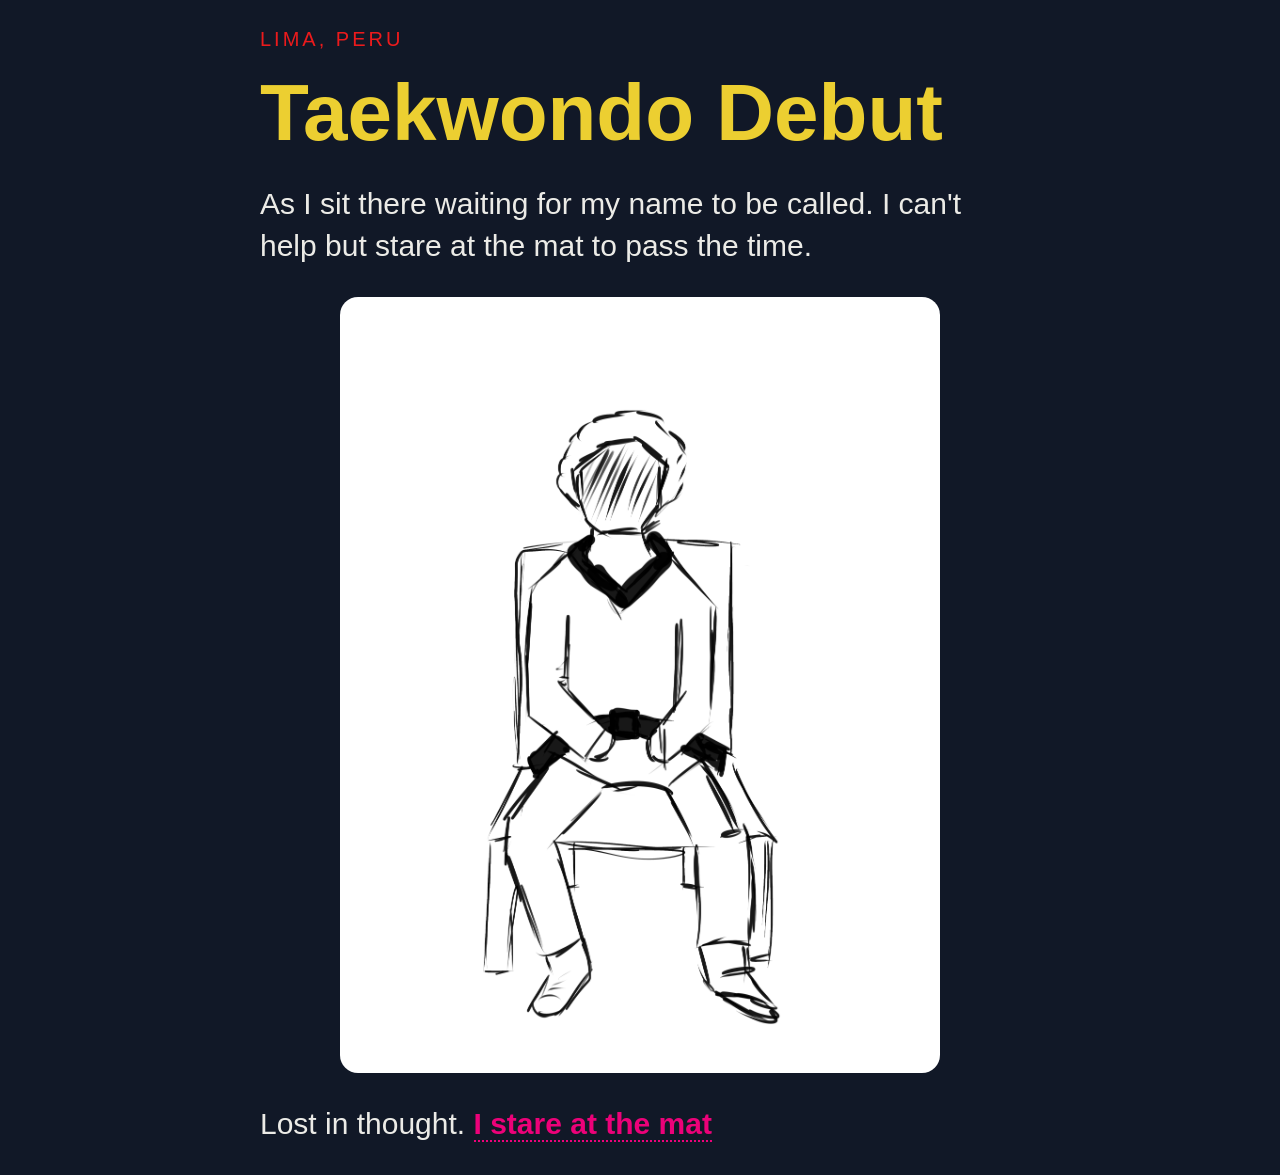
<file: index.html>
<!doctype html>
<html lang="en">
<head>
	<meta charset="utf-8">
	<title>Taekwondo Debut</title>
	<link rel="stylesheet" href="./assets/css/styles.css">
</head>
<body class="homepage">
<div class="scene">
	<p class="place"> Lima, Peru</p>
	<h1>Taekwondo Debut</h1>
	<p>
		As I sit there waiting for my name to be called.
		I can't help but stare at the mat to pass the time.
	</p>
	<img src="assets/img/sitting.PNG" alt="man looking down the mat">
	
	<p>Lost in thought. <a href="page-2.html">I stare at the mat</a></p>

<div>
	<script src="./assets/js/main.js"></script>
</body>
</html>
</file>
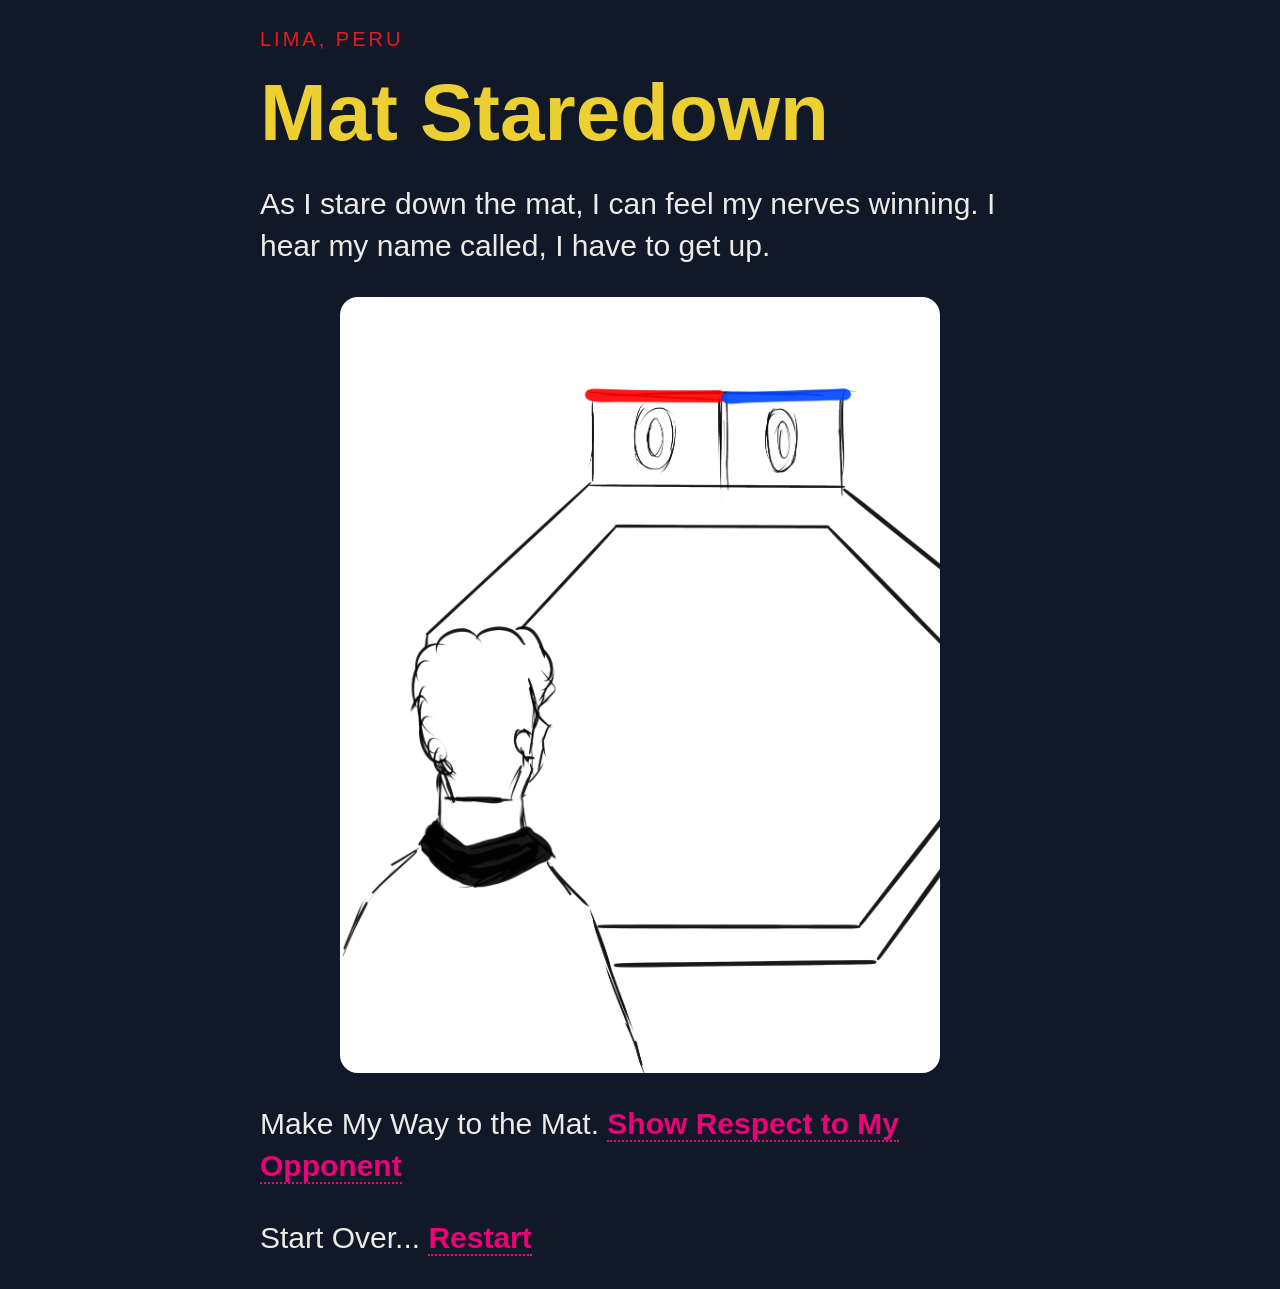
<file: page-2.html>
<!doctype html>
<html lang="en">
<head>
	<meta charset="utf-8">
	<title>Taekwondo Debut - Mat Staredown</title>
	<link rel="stylesheet" href="./assets/css/styles.css">
</head>
<body class="matpage">
<div class="scene">
	<p class="place"> Lima, Peru</p>
	<h1>Mat Staredown</h1>
	<p>
		As I stare down the mat, I can feel my nerves winning.
		I hear my name called, I have to get up.
	</p>
	<img src="assets/img/lookinig in mat.PNG" alt="man looking down the mat">
	
	<p>Make My Way to the Mat. <a href="page-3.html">Show Respect to My Opponent</a></p>
	<p> Start Over... <a href="index.html">Restart</a> </p>

<div>
	<script src="./assets/js/main.js"></script>
</body>
</html>
</file>
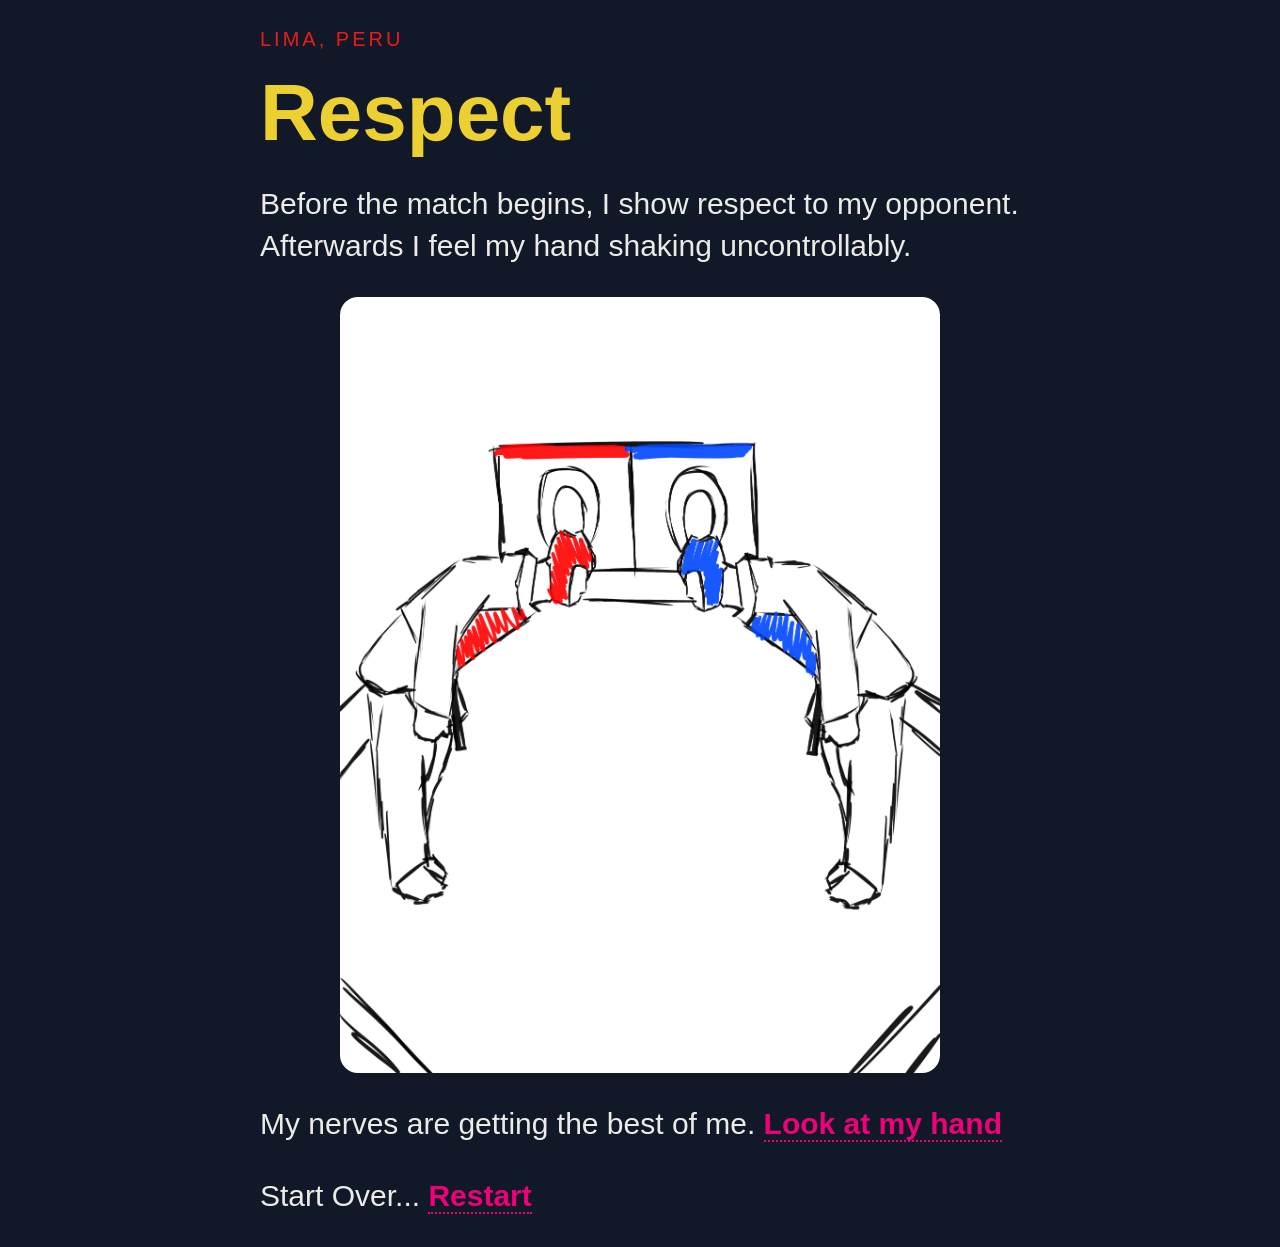
<file: page-3.html>
<!doctype html>
<html lang="en">
<head>
	<meta charset="utf-8">
	<title>Taekwondo Debut - Showing Respect</title>
	<link rel="stylesheet" href="./assets/css/styles.css">
</head>
<body class="bowpage">
<div class="scene">
	<p class="place"> Lima, Peru</p>
	<h1>Respect</h1>
	<p>
		Before the match begins, I show respect to my opponent.
		Afterwards I feel my hand shaking uncontrollably.
	</p>
	<img src="assets/img/bowing.PNG" alt="man looking down the mat">
	
	<p>My nerves are getting the best of me. <a href="page-4.html">Look at my hand</a></p>
	<p> Start Over... <a href="index.html">Restart</a> </p>

<div>
	<script src="./assets/js/main.js"></script>
</body>
</html>
</file>
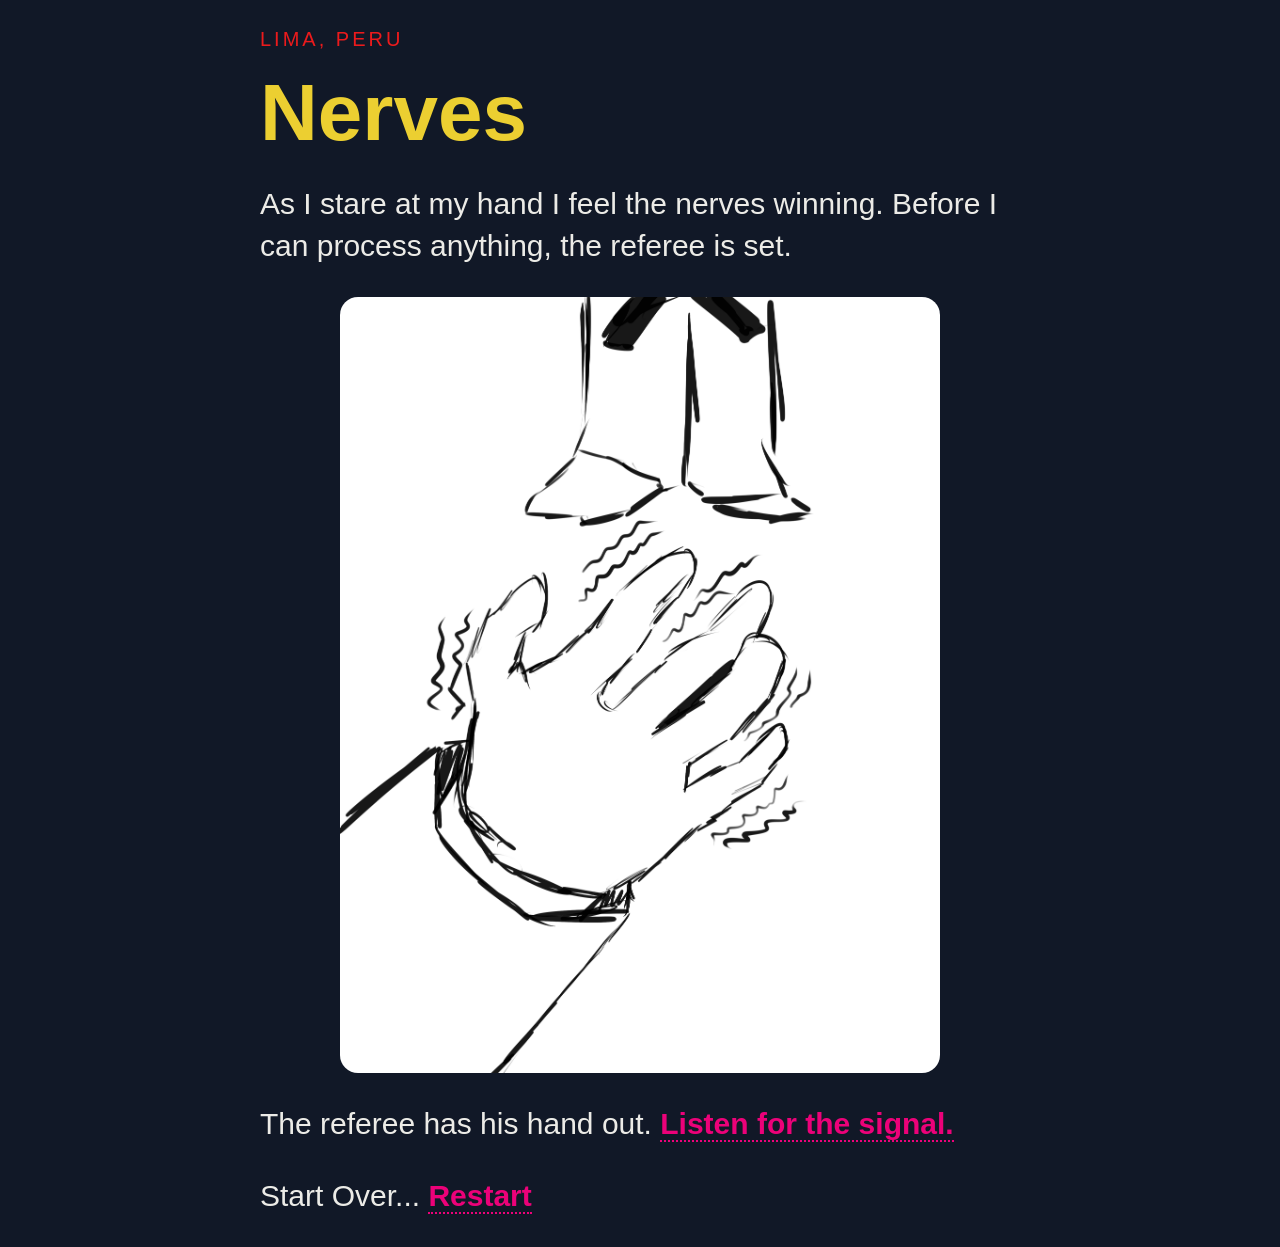
<file: page-4.html>
<!doctype html>
<html lang="en">
<head>
	<meta charset="utf-8">
	<title>Taekwondo Debut - Nerves</title>
	<link rel="stylesheet" href="./assets/css/styles.css">
</head>
<body class="nervespage">
<div class="scene">
	<p class="place"> Lima, Peru</p>
	<h1>Nerves</h1>
	<p>
		As I stare at my hand I feel the nerves winning. 
		Before I can process anything, the referee is set.
	</p>
	<img src="assets/img/hand shaking.PNG" alt="man looking down the mat">
	
	<p>The referee has his hand out. <a href="page-5.html">Listen for the signal.</a></p>
	<p> Start Over... <a href="index.html">Restart</a> </p>

<div>
	<script src="./assets/js/main.js"></script>
</body>
</html>
</file>
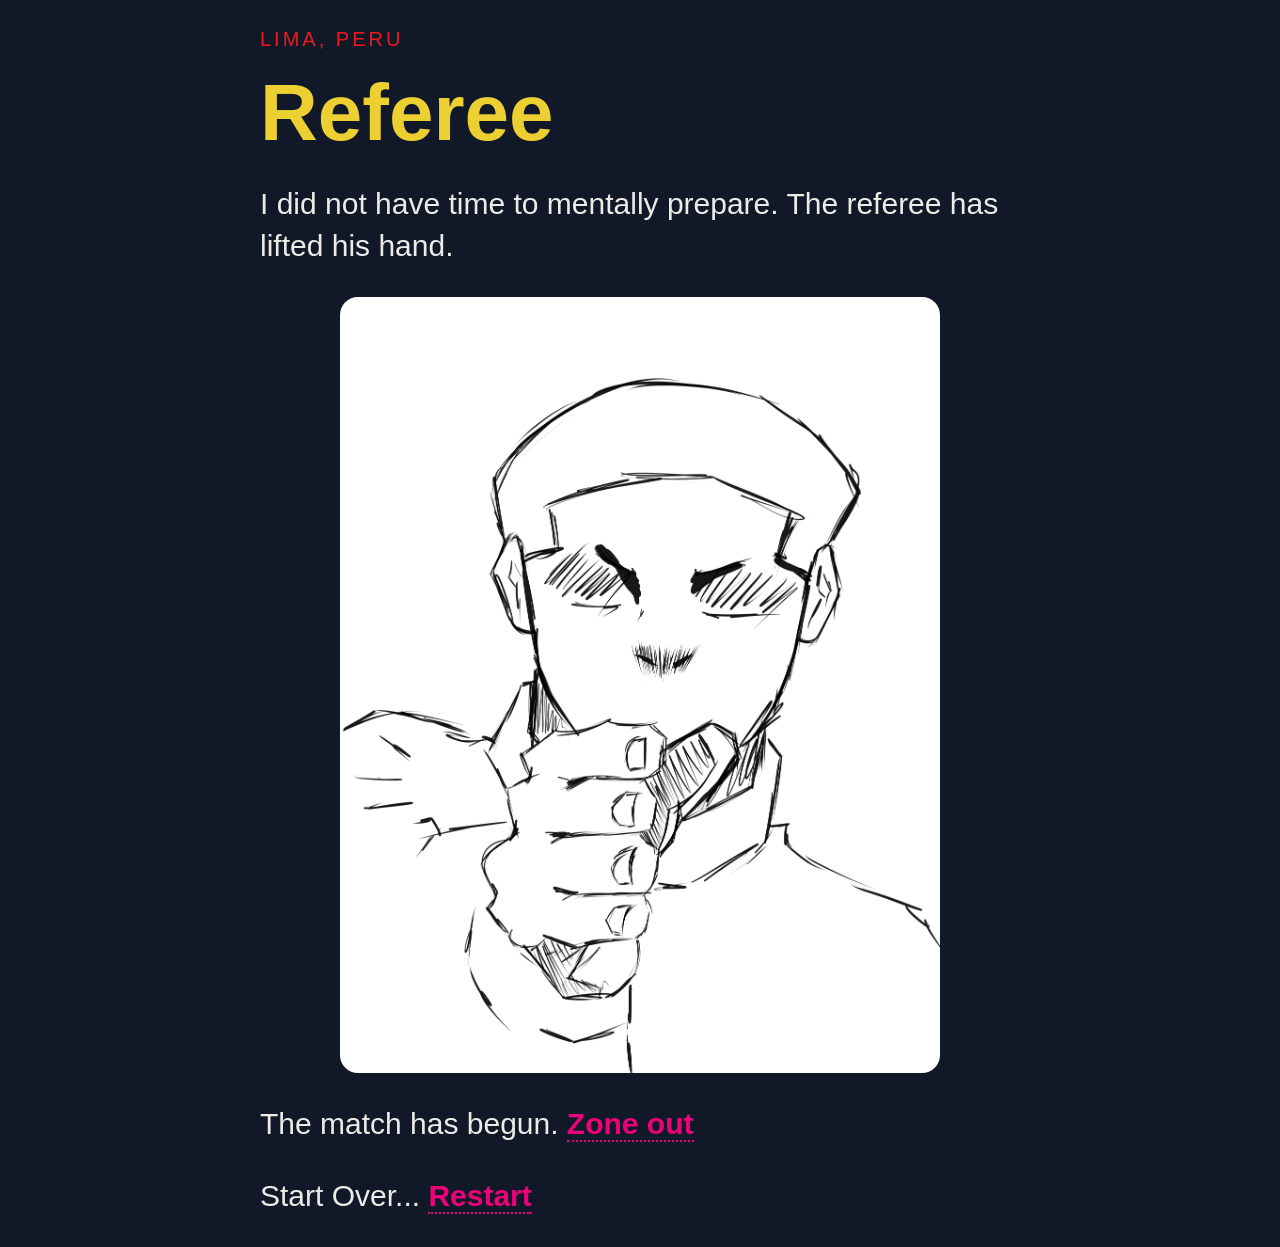
<file: page-5.html>
<!doctype html>
<html lang="en">
<head>
	<meta charset="utf-8">
	<title>Taekwondo Debut - Referee</title>
	<link rel="stylesheet" href="./assets/css/styles.css">
</head>
<body class="refereepage">
<div class="scene">
	<p class="place"> Lima, Peru</p>
	<h1>Referee</h1>
	<p>
		I did not have time to mentally prepare.
		The referee has lifted his hand.
	</p>
	<img src="assets/img/referee.PNG" alt="man looking down the mat">
	
	<p>The match has begun. <a href="page-6.html">Zone out</a></p>
	<p> Start Over... <a href="index.html">Restart</a> </p>

<div>
	<script src="./assets/js/main.js"></script>
</body>
</html>
</file>
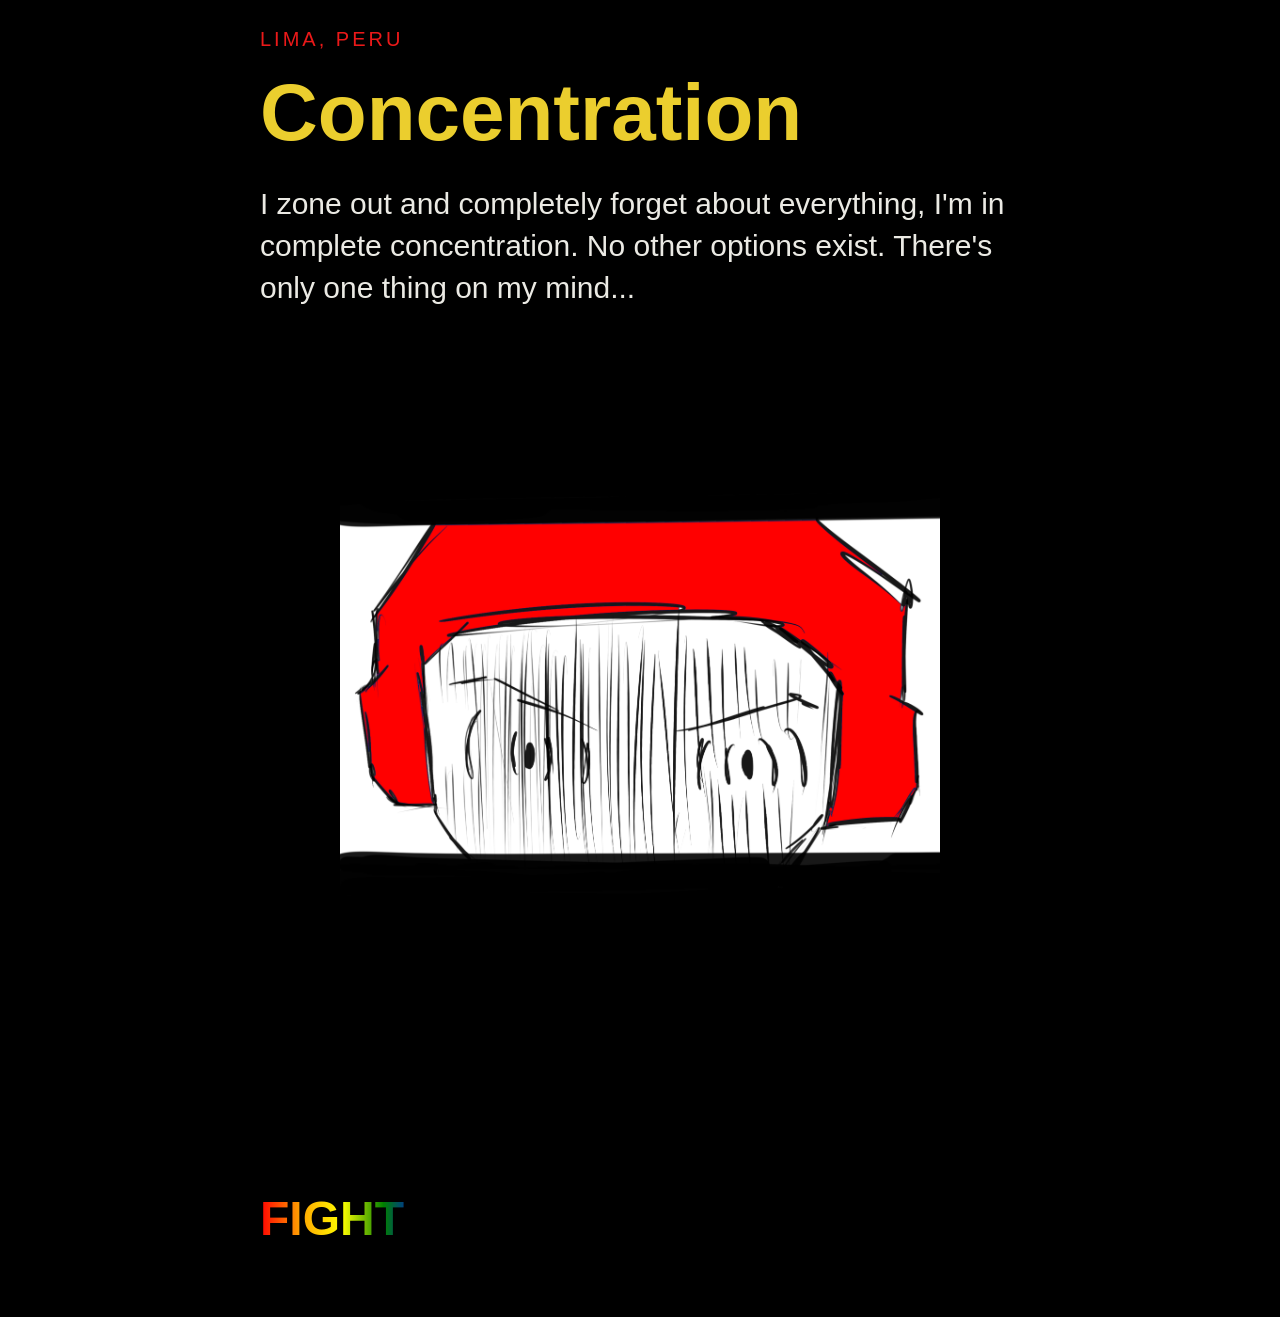
<file: page-6.html>
<!doctype html>
<html lang="en">
<head>
	<meta charset="utf-8">
	<title>Taekwondo Debut - Concentration</title>
	<link rel="stylesheet" href="./assets/css/styles.css">
</head>
<body class="concentrationpage">
<div class="scene">
	<p class="place"> Lima, Peru</p>
	<h1>Concentration</h1>
	<p>
		I zone out and completely forget about everything, I'm in complete concentration.
		No other options exist.
		There's only one thing on my mind...
	</p>
	<img src="assets/img/focus close up.PNG" alt="man looking down the mat">
	
	<a href="page-7.html"><h2 class="animated-rainbow"> FIGHT</h2></a>

	

<div>
	<script src="./assets/js/main.js"></script>
</body>
</html>
</file>
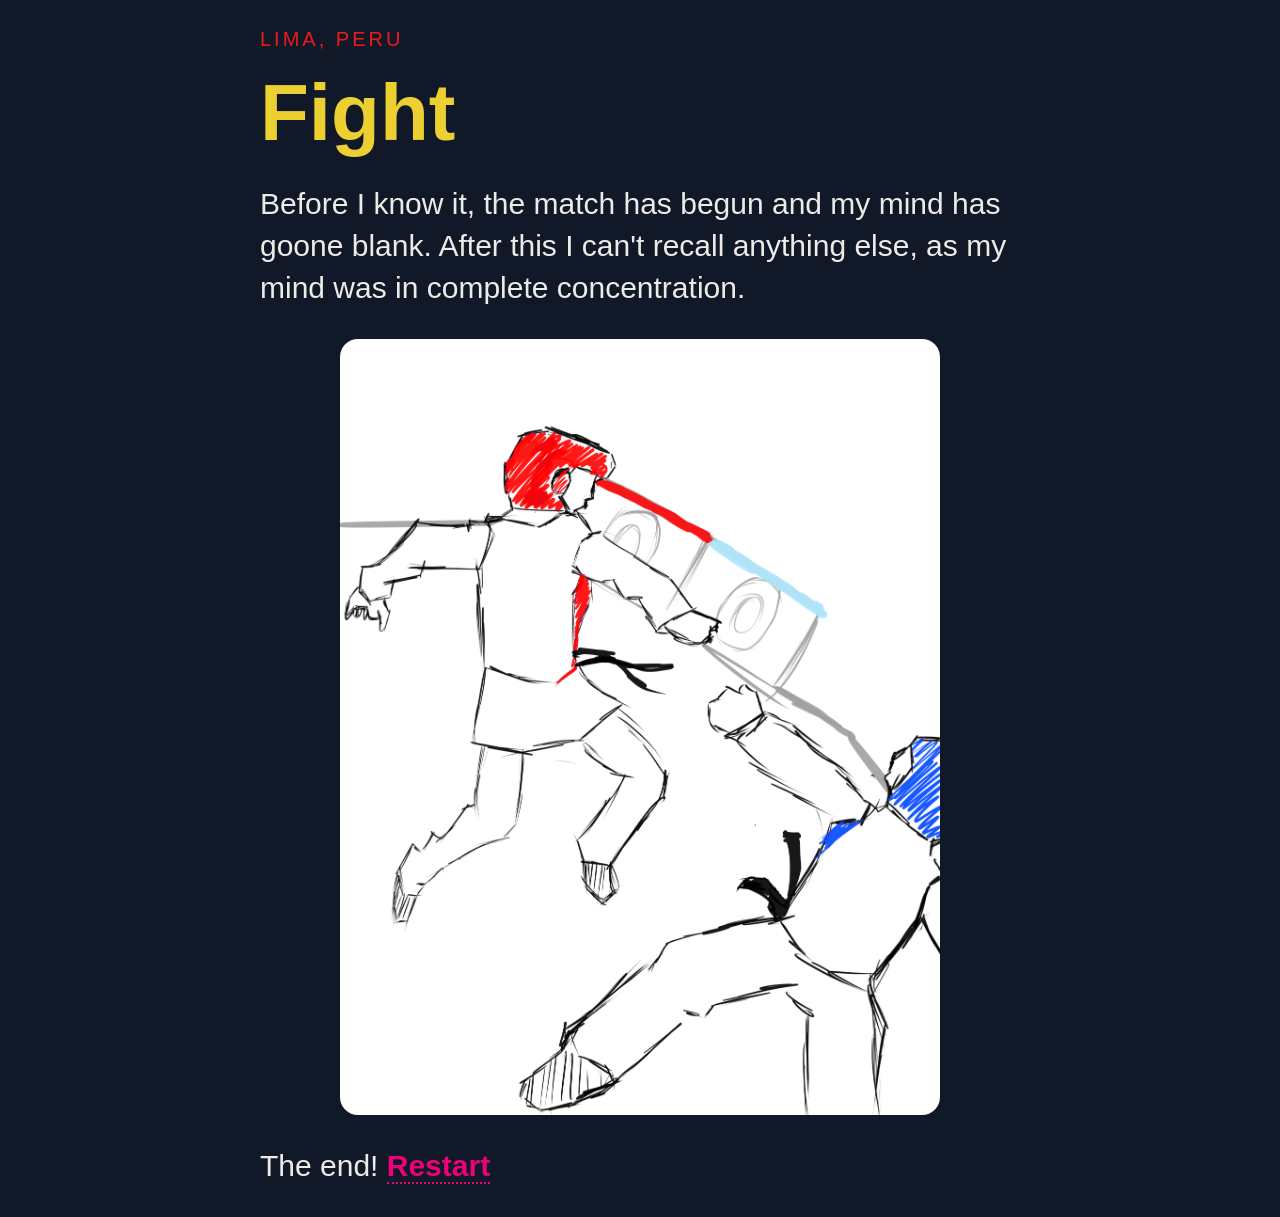
<file: page-7.html>
<!doctype html>
<html lang="en">
<head>
	<meta charset="utf-8">
	<title>Taekwondo Debut - Fight</title>
	<link rel="stylesheet" href="./assets/css/styles.css">
</head>
<body class="fightpage">
<div class="scene">
	<p class="place"> Lima, Peru</p>
	<h1>Fight</h1>
	<p>
		Before I know it, the match has begun and my mind has goone blank.
		After this I can't recall anything else, as my mind was in complete concentration.
	</p>
	<img src="assets/img/fighting.PNG" alt="man looking down the mat">
	
	<p> The end! <a href="index.html">Restart</a> </p>

<div>
	<script src="./assets/js/main.js"></script>
</body>
</html>
</file>
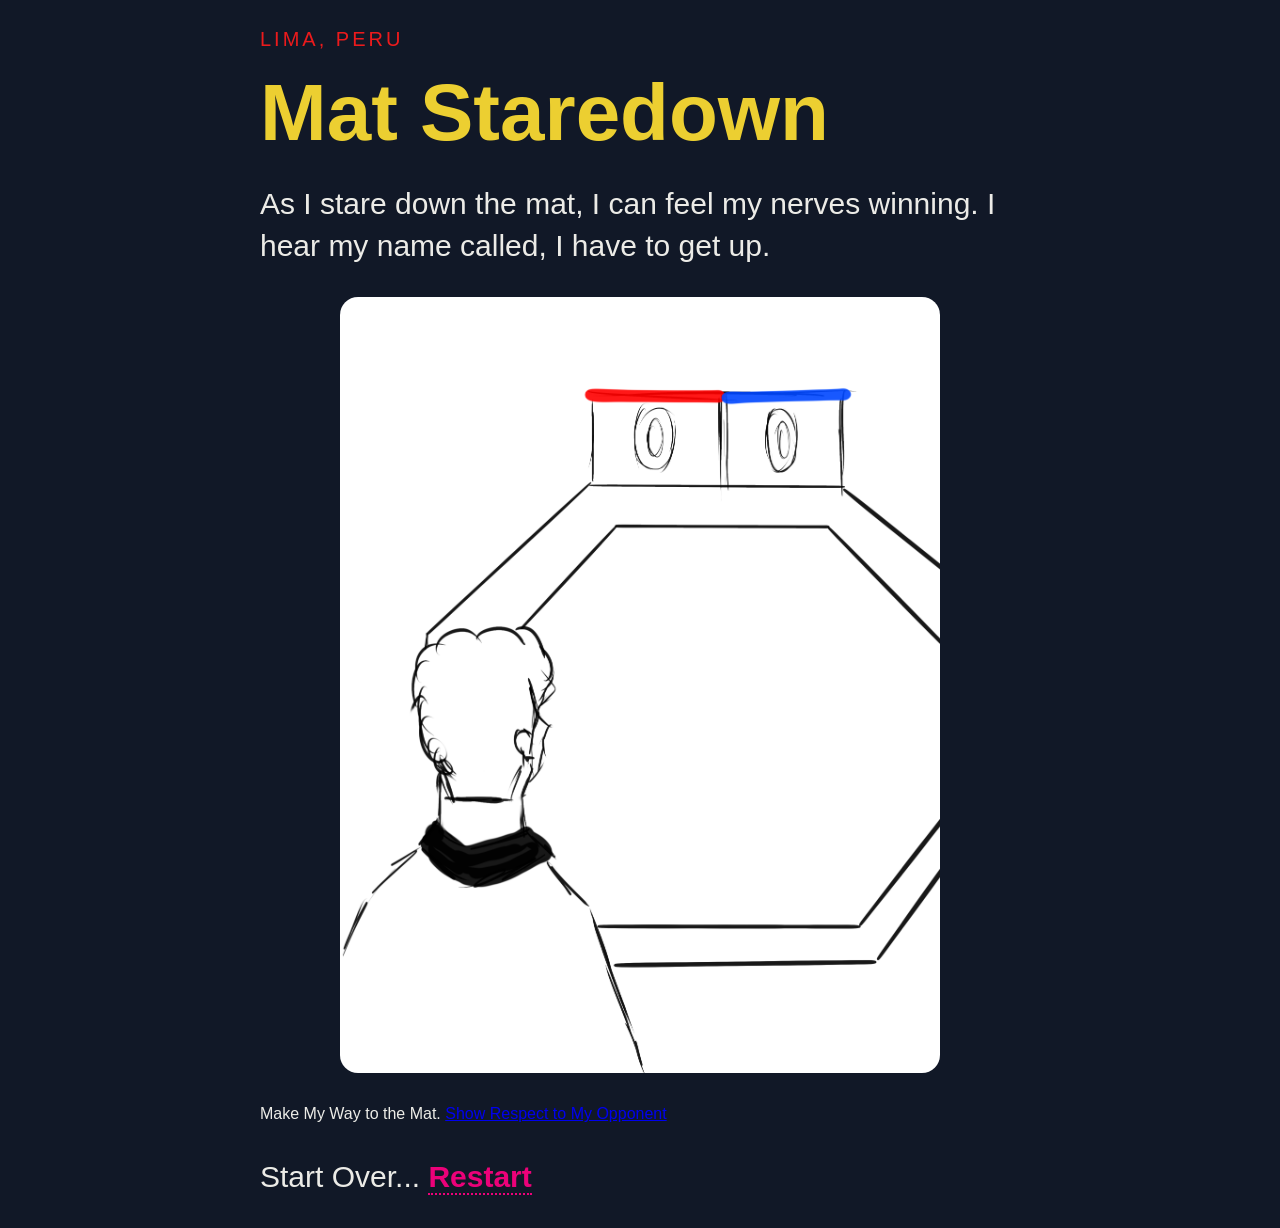
<file: pages.html>
<!doctype html>
<html lang="en">
<head>
	<meta charset="utf-8">
	<title>Taekwondo Debut - Mat Staredown</title>
	<link rel="stylesheet" href="./assets/css/styles.css">
</head>
<body class="matpage">
<div class="scene">
	<p class="place"> Lima, Peru</p>
	<h1>Mat Staredown</h1>
	<p>
		As I stare down the mat, I can feel my nerves winning.
		I hear my name called, I have to get up.
	</p>
	<img src="assets/img/lookinig in mat.PNG" alt="man looking down the mat">
	
	</p>Make My Way to the Mat. <a href="page-3.html">Show Respect to My Opponent</a></p>
	<p> Start Over... <a href="index.html">Restart</a> </p>

<div>
	<script src="./assets/js/main.js"></script>
</body>
</html>
</file>
<file: assets/css/styles.css>
/* styles.css */

* {
	font-family: Arial;
	box-sizing: border-box;
}

body {
	margin 0;
	line-height: 1.4;
}

body.bowpage {
	background-color: #111827;
	color: #fffef7eb;

}

body.matpage {
	background-color: #111827;
	color: #fffef7eb;
}

body.homepage {
	background-color: #111827;
	color: #fffef7eb;
}
body.nervespage {
	background-color: #111827;
	color: #fffef7eb;
}

body.refereepage {
	background-color: #111827;
	color: #fffef7eb;
}

body.concentrationpage {
	background-color: #000000;
	color: #fffef7eb;
}

body.fightpage {
	background-color: #111827;
	color: #fffef7eb;
}

.scene {
	max-width: 760px;
	margin: 25px auto;
}

.place {
	font-size: 20px;
	letter-spacing: 3px;
	text-transform: uppercase;
	color: #ff1b1beb;
}

h1 {
	font-size: 80px;
	line-height: 1;
	margin: 20px 0;
	color: #ffe032eb
}

p {
	font-size: 30px;
	color: #fffef7eb;
}

.scene img {
	display: block;
	width: 100%;
	max-width: 600px;
	margin: 30px auto;
	border-radius: 18px;
}

/* I did not know how to animate this text so I did some research*/
.animated-rainbow {
  font-size: 48px;
  font-weight: bold;
  display: inline-block;
  
  background: linear-gradient(to right, red, orange, yellow, green, blue, indigo, violet, red);
  
  background-size: 200% auto;
  
  -webkit-background-clip: text;
  background-clip: text;
  -webkit-text-fill-color: transparent;
  color: transparent;
  
  animation: rainbow-shift 3s linear infinite;
}

@keyframes rainbow-shift {
  0% {
    background-position: 0% center;
  }
  100% {
    background-position: 200% center;
  }
}

p a {
	color: #ff0080eb;
	font-weight: bold;
	text-decoration: none;
	border-bottom: 2px dotted currentColor;
}
</file>
